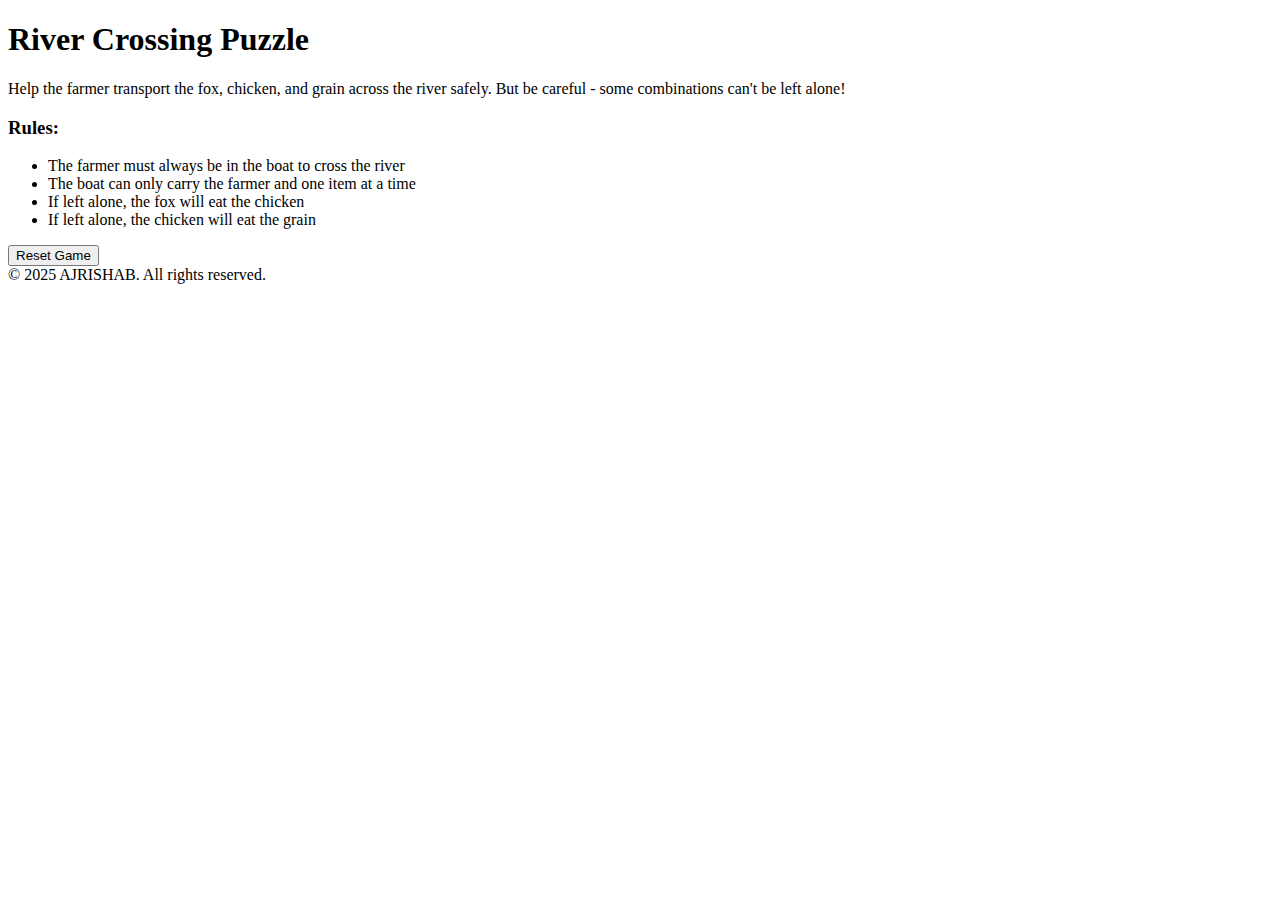
<file: Index.html>
<!DOCTYPE html>
<html lang="en">
<head>
    <meta charset="UTF-8">
    <meta name="viewport" content="width=device-width, initial-scale=1.0">
    <title>River Crossing Puzzle</title>
    <link href="https://cdnjs.cloudflare.com/ajax/libs/animate.css/4.1.1/animate.min.css" rel="stylesheet">

</head>
<body>
    <div class="game-container">
        <div class="header">
            <h1 class="title">River Crossing Puzzle</h1>
            <p class="subtitle">Help the farmer transport the fox, chicken, and grain across the river safely. But be careful - some combinations can't be left alone!</p>
        </div>

        <div class="rules">
            <h3>Rules:</h3>
            <ul>
                <li>The farmer must always be in the boat to cross the river</li>
                <li>The boat can only carry the farmer and one item at a time</li>
                <li>If left alone, the fox will eat the chicken</li>
                <li>If left alone, the chicken will eat the grain</li>
            </ul>
        </div>

        <div class="game-board">
            <div class="shore" id="left-shore"></div>
            <div class="river">
                <div class="wave"></div>
                <div class="boat" id="boat" onclick="crossRiver()"></div>
            </div>
            <div class="shore" id="right-shore"></div>
        </div>

        <div class="controls">
            <button class="btn" onclick="resetGame()">Reset Game</button>
        </div>
        <div class="status" id="status"></div>

        <div class="footer">
            © 2025 AJRISHAB. All rights reserved.
        </div>
    </div>
</body>
</html>
</file>
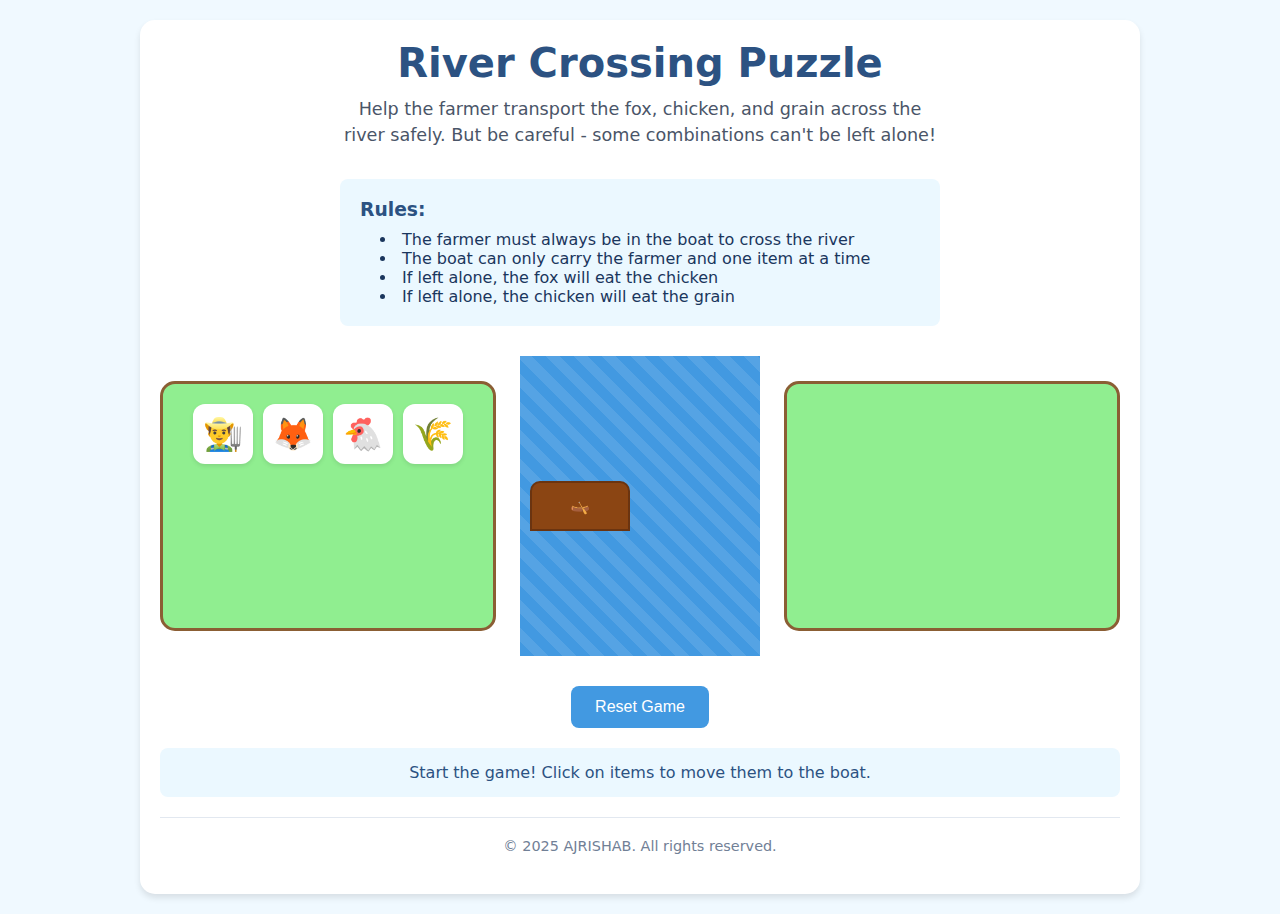
<file: Hlo.html>
<!DOCTYPE html>
<html lang="en">
<head>
    <meta charset="UTF-8">
    <meta name="viewport" content="width=device-width, initial-scale=1.0">
    <title>River Crossing Puzzle</title>
    <link href="https://cdnjs.cloudflare.com/ajax/libs/animate.css/4.1.1/animate.min.css" rel="stylesheet">
    <style>
        * {
            box-sizing: border-box;
            margin: 0;
            padding: 0;
        }

        body {
            font-family: 'Segoe UI', system-ui, sans-serif;
            background: #f0f9ff;
            min-height: 100vh;
            display: flex;
            flex-direction: column;
            align-items: center;
            color: #1a365d;
        }

        .game-container {
            max-width: 1000px;
            width: 95%;
            margin: 20px auto;
            padding: 20px;
            background: white;
            border-radius: 15px;
            box-shadow: 0 4px 6px rgba(0, 0, 0, 0.1);
        }

        .header {
            text-align: center;
            margin-bottom: 30px;
        }

        .title {
            font-size: 2.5rem;
            color: #2c5282;
            margin-bottom: 10px;
        }

        .subtitle {
            font-size: 1.1rem;
            color: #4a5568;
            max-width: 600px;
            margin: 0 auto;
            line-height: 1.5;
        }

        .game-board {
            display: flex;
            justify-content: space-between;
            align-items: center;
            margin: 30px 0;
            position: relative;
            height: 300px;
        }

        .shore {
            width: 35%;
            height: 250px;
            background: #90EE90;
            border: 3px solid #8B5E34;
            border-radius: 15px;
            padding: 20px;
            display: flex;
            flex-wrap: wrap;
            gap: 10px;
            justify-content: center;
            align-content: flex-start;
        }

        .river {
            width: 25%;
            height: 100%;
            background: #4299e1;
            position: relative;
            display: flex;
            justify-content: center;
            align-items: center;
        }

        .boat {
            width: 100px;
            height: 50px;
            background: #8B4513;
            position: absolute;
            border-radius: 10px 10px 0 0;
            cursor: pointer;
            display: flex;
            justify-content: center;
            align-items: center;
            gap: 5px;
            padding: 5px;
            transition: transform 0.5s ease-in-out;
            border: 2px solid #6B3410;
        }

        .boat-left {
            left: 10px;
        }

        .boat-right {
            right: 10px;
        }

        .item {
            width: 60px;
            height: 60px;
            cursor: pointer;
            background: white;
            border-radius: 12px;
            display: flex;
            justify-content: center;
            align-items: center;
            font-size: 2rem;
            box-shadow: 0 2px 4px rgba(0, 0, 0, 0.1);
            transition: transform 0.2s ease;
        }

        .item:hover {
            transform: scale(1.1);
        }

        .item.in-boat {
            transform: scale(0.8);
        }

        .controls {
            text-align: center;
            margin-top: 20px;
        }

        .btn {
            padding: 12px 24px;
            font-size: 1rem;
            border: none;
            border-radius: 8px;
            cursor: pointer;
            background: #4299e1;
            color: white;
            transition: background 0.2s ease;
        }

        .btn:hover {
            background: #2b6cb0;
        }

        .status {
            margin-top: 20px;
            padding: 15px;
            border-radius: 8px;
            background: #ebf8ff;
            color: #2c5282;
            font-weight: 500;
            text-align: center;
        }

        .rules {
            max-width: 600px;
            margin: 20px auto;
            padding: 20px;
            background: #ebf8ff;
            border-radius: 8px;
        }

        .rules h3 {
            color: #2c5282;
            margin-bottom: 10px;
        }

        .rules ul {
            list-style-position: inside;
            margin-left: 20px;
        }

        .wave {
            position: absolute;
            width: 100%;
            height: 100%;
            background: repeating-linear-gradient(
                45deg,
                transparent,
                transparent 10px,
                rgba(255, 255, 255, 0.1) 10px,
                rgba(255, 255, 255, 0.1) 20px
            );
            animation: wave 10s linear infinite;
        }

        .footer {
            text-align: center;
            padding: 20px;
            margin-top: 20px;
            border-top: 1px solid #e2e8f0;
            color: #718096;
            font-size: 0.9rem;
        }

        @keyframes wave {
            0% { background-position: 0 0; }
            100% { background-position: 50px 50px; }
        }

        @media (max-width: 768px) {
            .game-board {
                flex-direction: column;
                height: auto;
                gap: 20px;
            }
            
            .shore {
                width: 100%;
                height: 200px;
            }

            .river {
                width: 100%;
                height: 100px;
            }

            .boat {
                top: 25px;
            }
        }
    </style>
</head>
<body>
    <div class="game-container">
        <div class="header">
            <h1 class="title">River Crossing Puzzle</h1>
            <p class="subtitle">Help the farmer transport the fox, chicken, and grain across the river safely. But be careful - some combinations can't be left alone!</p>
        </div>

        <div class="rules">
            <h3>Rules:</h3>
            <ul>
                <li>The farmer must always be in the boat to cross the river</li>
                <li>The boat can only carry the farmer and one item at a time</li>
                <li>If left alone, the fox will eat the chicken</li>
                <li>If left alone, the chicken will eat the grain</li>
            </ul>
        </div>

        <div class="game-board">
            <div class="shore" id="left-shore"></div>
            <div class="river">
                <div class="wave"></div>
                <div class="boat" id="boat" onclick="crossRiver()"></div>
            </div>
            <div class="shore" id="right-shore"></div>
        </div>

        <div class="controls">
            <button class="btn" onclick="resetGame()">Reset Game</button>
        </div>
        <div class="status" id="status"></div>

        <div class="footer">
            © 2025 AJRISHAB. All rights reserved.
        </div>
    </div>

    <script>
        let leftShore = ["farmer", "fox", "chicken", "grain"];
        let rightShore = [];
        let boat = [];
        let isBoatLeft = true;

        function moveToBoat(item) {
            const statusEl = document.getElementById("status");
            statusEl.className = "status";

            if (!isBoatLeft && !rightShore.includes(item)) return;
            if (isBoatLeft && !leftShore.includes(item)) return;

            const currentShore = isBoatLeft ? leftShore : rightShore;

            if (currentShore.includes(item) && boat.length < 2) {
                if (boat.length === 1 && !boat.includes("farmer") && item !== "farmer") {
                    statusEl.innerText = "The farmer must be in the boat first!";
                    statusEl.classList.add("animate__animated", "animate__shakeX");
                    return;
                }
                
                boat.push(item);
                currentShore.splice(currentShore.indexOf(item), 1);
            } else if (boat.includes(item)) {
                currentShore.push(item);
                boat.splice(boat.indexOf(item), 1);
            }
            updateUI();
        }

        function crossRiver() {
            const statusEl = document.getElementById("status");
            statusEl.className = "status";

            if (!boat.includes("farmer")) {
                statusEl.innerText = "The farmer must be in the boat!";
                statusEl.classList.add("animate__animated", "animate__shakeX");
                return;
            }

            const boatEl = document.getElementById("boat");
            isBoatLeft = !isBoatLeft;
            
            if (isBoatLeft) {
                leftShore.push(...boat);
                boatEl.classList.remove("boat-right");
                boatEl.classList.add("boat-left");
            } else {
                rightShore.push(...boat);
                boatEl.classList.remove("boat-left");
                boatEl.classList.add("boat-right");
            }

            boat = [];
            setTimeout(checkGameState, 500);
            updateUI();
        }

        function checkGameState() {
            const statusEl = document.getElementById("status");
            statusEl.className = "status";

            if (rightShore.length === 4) {
                statusEl.innerText = "🎉 Congratulations! You've solved the puzzle!";
                statusEl.classList.add("animate__animated", "animate__bounceIn");
                return;
            }

            const checkDanger = (shore) => {
                return (
                    (shore.includes("fox") && shore.includes("chicken") && !shore.includes("farmer")) ||
                    (shore.includes("chicken") && shore.includes("grain") && !shore.includes("farmer"))
                );
            };

            if (checkDanger(leftShore) || checkDanger(rightShore)) {
                statusEl.innerText = "❌ Game Over! You left unsafe items alone!";
                statusEl.classList.add("animate__animated", "animate__shakeX");
                setTimeout(resetGame, 2000);
            }
        }

        function resetGame() {
            leftShore = ["farmer", "fox", "chicken", "grain"];
            rightShore = [];
            boat = [];
            isBoatLeft = true;
            const statusEl = document.getElementById("status");
            statusEl.className = "status";
            statusEl.innerText = "Start the game! Click on items to move them to the boat.";
            const boatEl = document.getElementById("boat");
            boatEl.classList.remove("boat-right");
            boatEl.classList.add("boat-left");
            updateUI();
        }

        function updateUI() {
            const renderShore = (items) => items
                .map(item => `
                    <div class="item" onclick="moveToBoat('${item}')">
                        ${getEmoji(item)}
                    </div>
                `)
                .join("");

            document.getElementById("left-shore").innerHTML = renderShore(leftShore);
            document.getElementById("right-shore").innerHTML = renderShore(rightShore);
            document.getElementById("boat").innerHTML = boat
                .map(item => `<div class="item in-boat">${getEmoji(item)}</div>`)
                .join("") || "🛶";
        }

        function getEmoji(item) {
            const emojis = {
                farmer: "👨‍🌾",
                fox: "🦊",
                chicken: "🐔",
                grain: "🌾"
            };
            return emojis[item] || "";
        }

        resetGame();
    </script>
</body>
</html>
</file>
